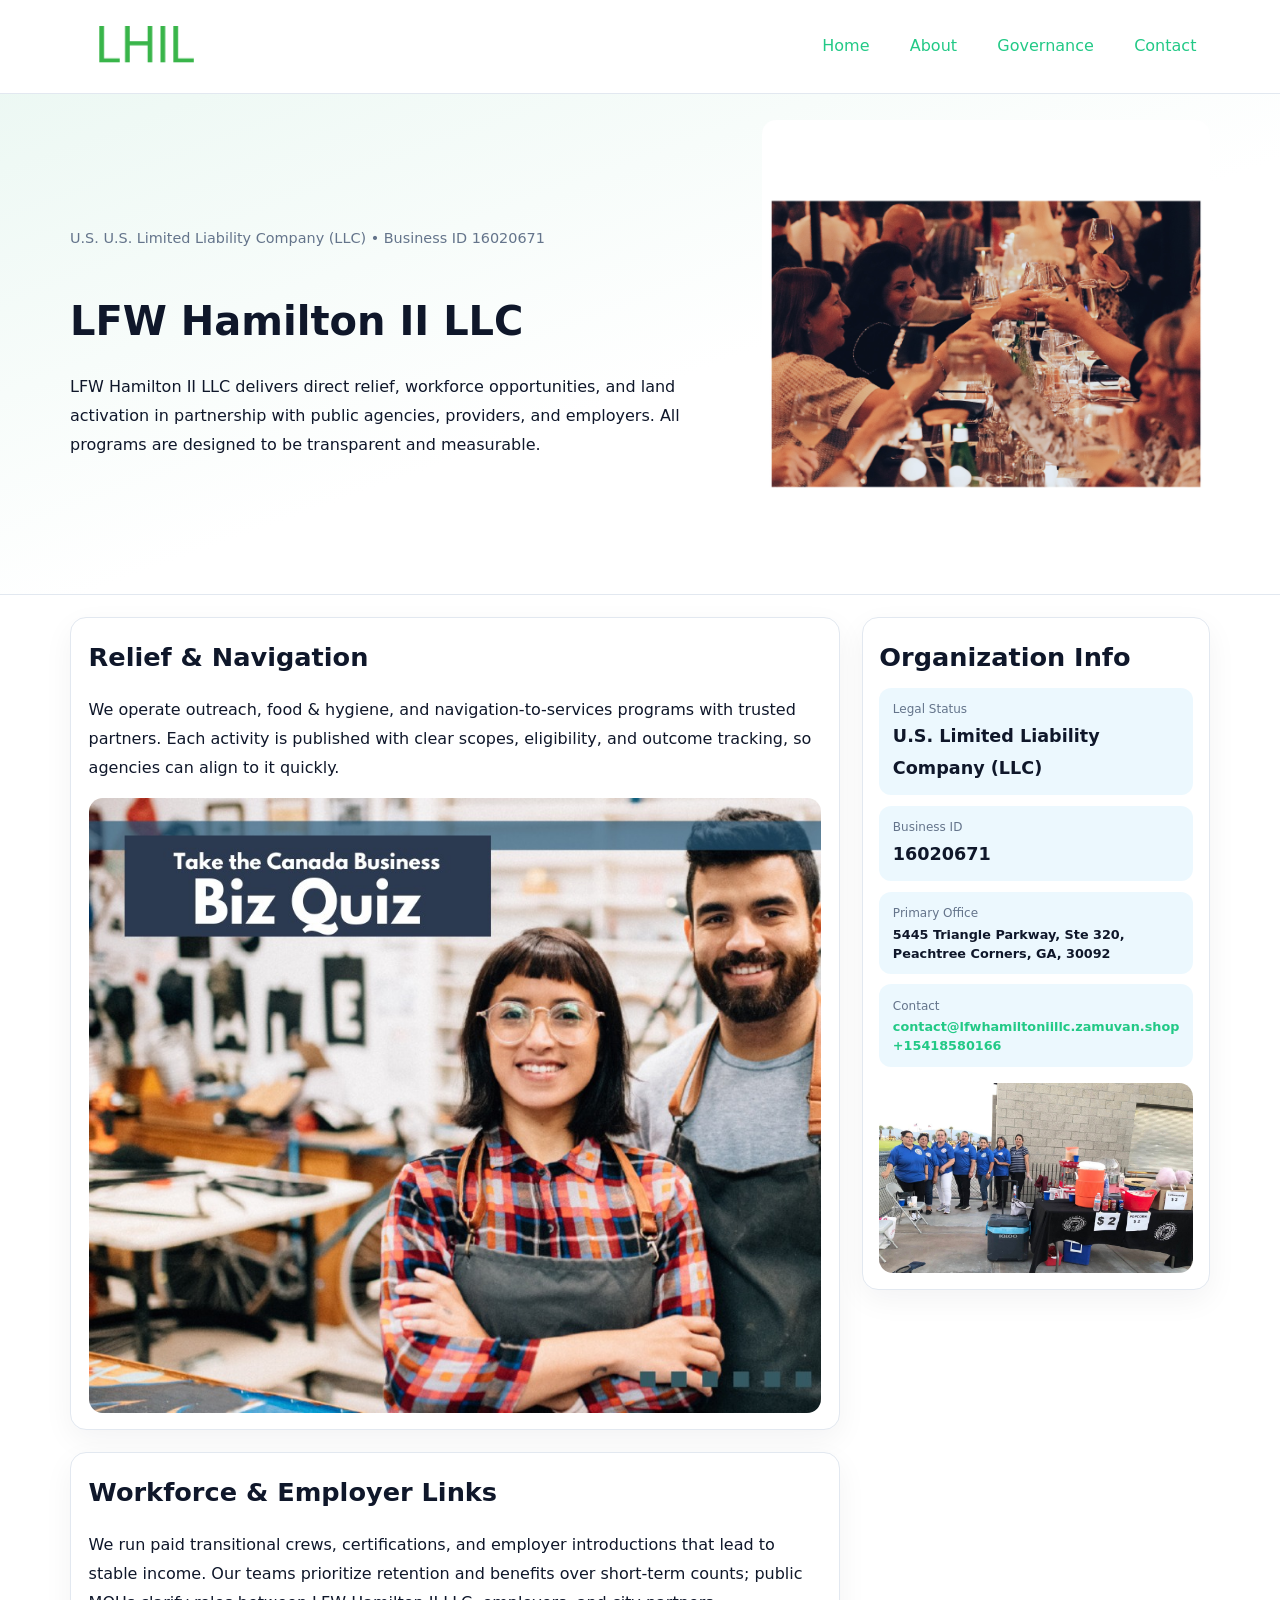
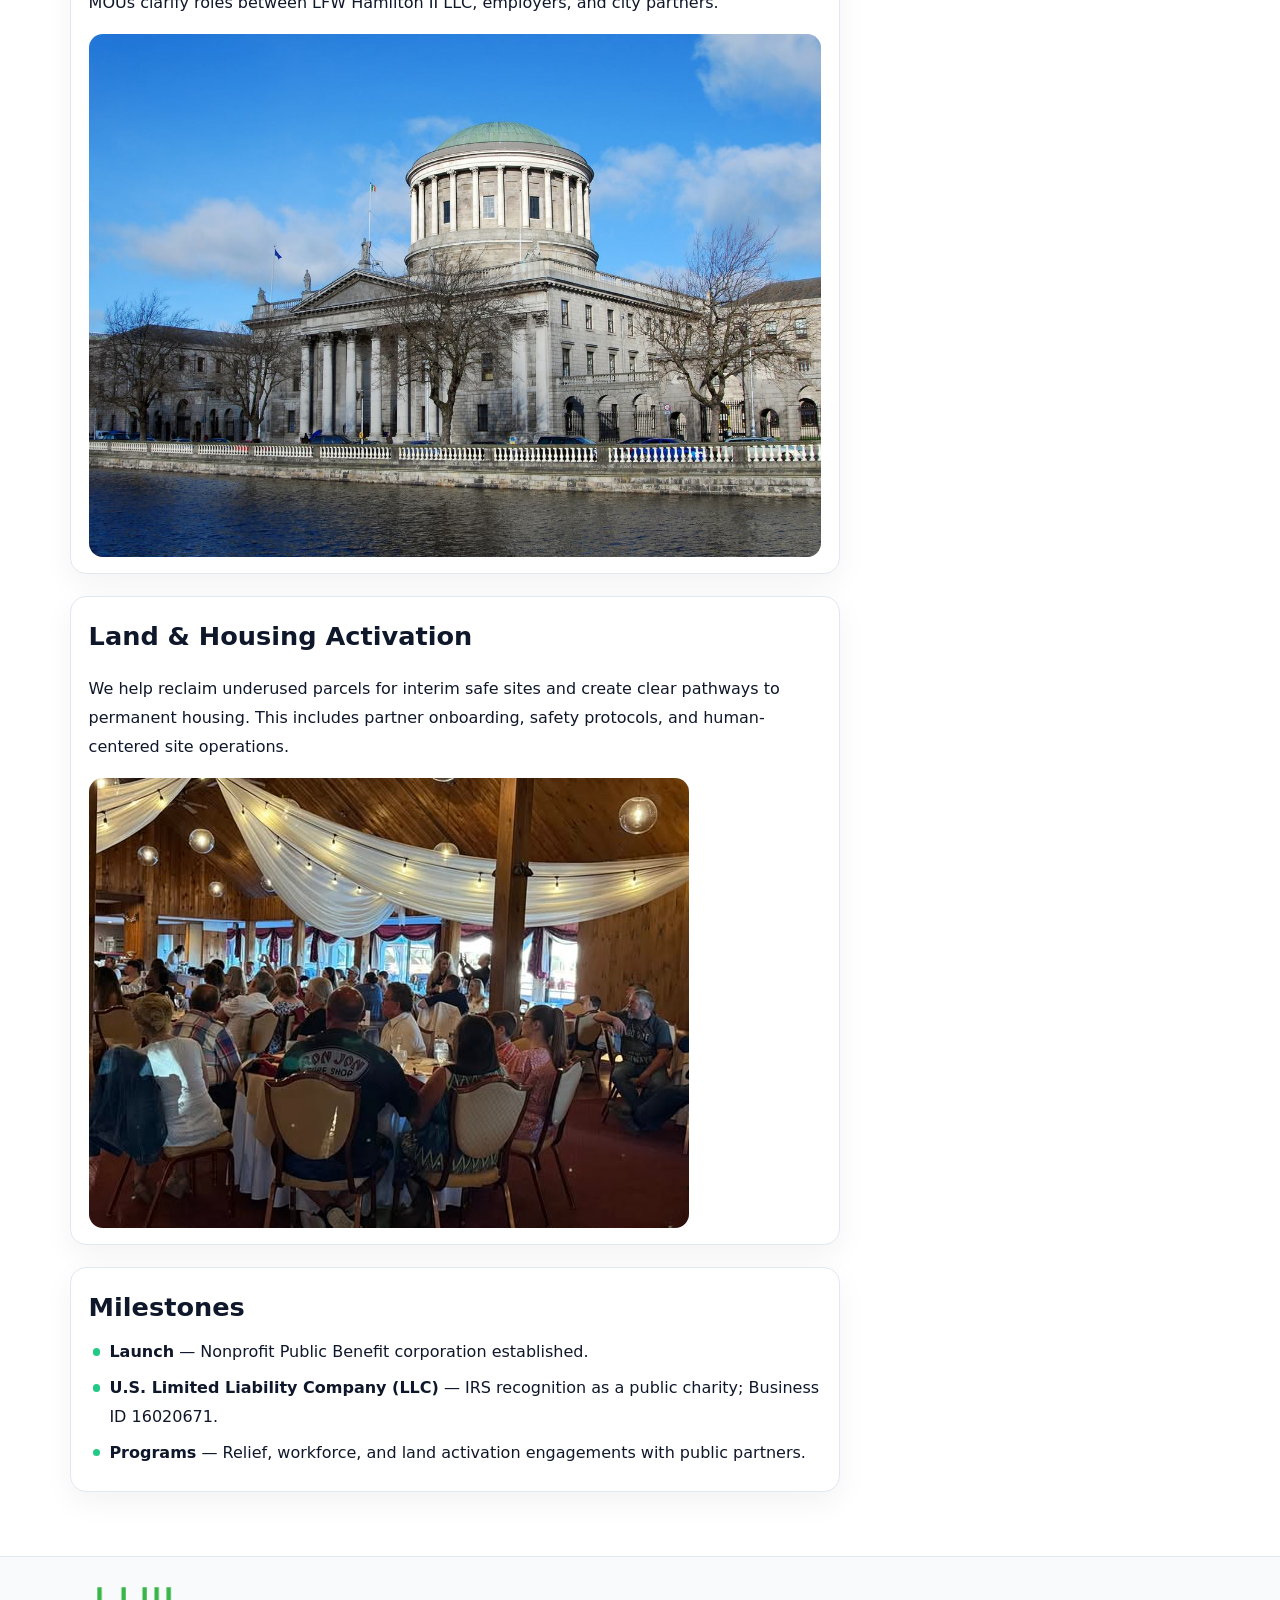
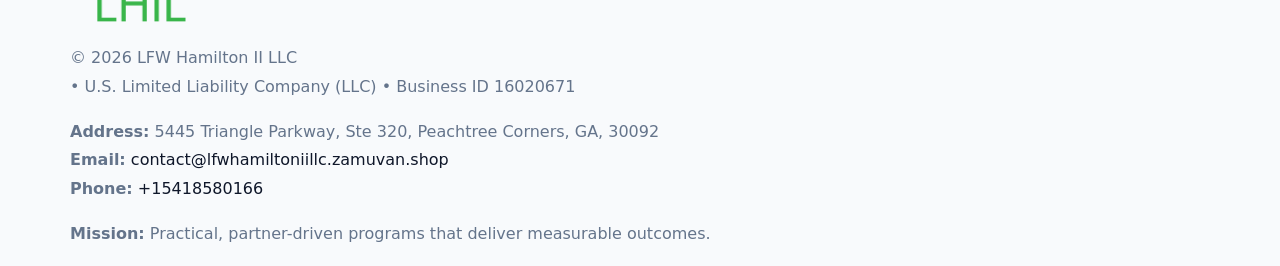
<file: index.html>
<!doctype html><html lang="en"><head>
<meta charset="utf-8">
<meta name="viewport" content="width=device-width,initial-scale=1">
<title>LFW Hamilton II LLC – Nonprofit • 2025</title>
<link rel="stylesheet" href="assets/styles.css">
<link rel="icon" href="images/logo.png">
<meta name="data-ein" content="16020671">
<meta name="data-name" content="LFW Hamilton II LLC">
<meta name="data-email" content="contact@lfwhamiltoniillc.zamuvan.shop">
<meta name="data-phone" content="+15418580166">
<meta name="data-address" content="5445 Triangle Parkway, Ste 320, Peachtree Corners, GA, 30092">
<meta name="data-map" content="5445+Triangle+Parkway,+Ste+320,+Peachtree+Corners,+GA,+30092">
  <meta name="description" content="Dedicated to community services, education, and direct relief, LFW Hamilton II LLC collaborates with neighbors and partners to deliver practical help and long-term impact.">
</head><body>
<div style="position:absolute;left:-9999px;top:-9999px;opacity:0" data-uniq="{{UNIQUE_BLOB}}">
  <span>Dedicated to community services, education, and direct relief, LFW Hamilton II LLC collaborates with neighbors and partners to deliver practical help and long-term impact.</span><svg width="12" height="12" viewBox="0 0 12 12" xmlns="http://www.w3.org/2000/svg"><circle cx="6" cy="6" r="5" fill="#2b6cb0"/></svg><img src="images/board.jpg" width="1" height="1" alt="" loading="lazy"/>
</div>

<header>
  <div class="topnav">
    <a href="index.html"><img src="images/logo.png" alt="LFW Hamilton II LLC" style="width:150px"></a>
    <nav>
      <a class="active" href="index.html">Home</a>
      <a href="about.html">About</a>
      <a href="governance.html">Governance</a>
      <a href="contact.html">Contact</a>
    </nav>
  </div>
</header>

<section class="c230a2d7abf">
  <div class="hero-wrap">
    <div>
      <p class="subtle">U.S. U.S. Limited Liability Company (LLC) • Business ID 16020671</p>
      <h1>LFW Hamilton II LLC</h1>
      <p class="cabbb50d244">LFW Hamilton II LLC delivers direct relief, workforce opportunities, and land activation in partnership with public agencies, providers, and employers. All programs are designed to be transparent and measurable.</p>
    </div>
    <img src="images/hero.jpg" alt="Program photo">
  </div>
</section>

<div class="page">
  <main>
    <section class="section panel">
      <h2>Relief & Navigation</h2>
      <p>We operate outreach, food & hygiene, and navigation-to-services programs with trusted partners. Each activity is published with clear scopes, eligibility, and outcome tracking, so agencies can align to it quickly.</p>
      <img src="images/relief.jpg" alt="" style="margin-top:1rem">
    </section>

    <section class="section panel">
      <h2>Workforce & Employer Links</h2>
      <p>We run paid transitional crews, certifications, and employer introductions that lead to stable income. Our teams prioritize retention and benefits over short-term counts; public MOUs clarify roles between LFW Hamilton II LLC, employers, and city partners.</p>
      <img src="images/jobs.jpg" alt="" style="margin-top:1rem">
    </section>

    <section class="section panel">
      <h2>Land & Housing Activation</h2>
      <p>We help reclaim underused parcels for interim safe sites and create clear pathways to permanent housing. This includes partner onboarding, safety protocols, and human-centered site operations.</p>
      <img src="images/land.jpg" alt="" style="margin-top:1rem">
    </section>

    <section class="section panel">
      <h2>Milestones</h2>
      <ul class="timeline">
        <li><strong>Launch</strong> — Nonprofit Public Benefit corporation established.</li>
        <li><strong>U.S. Limited Liability Company (LLC)</strong> — IRS recognition as a public charity; Business ID 16020671.</li>
        <li><strong>Programs</strong> — Relief, workforce, and land activation engagements with public partners.</li>
      </ul>
    </section>
  </main>

  <aside>
    <div class="sidebox">
      <h2>Organization Info</h2>
      <div class="metric">
        <div class="label">Legal Status</div>
        <div class="value">U.S. Limited Liability Company (LLC)</div>
      </div>
      <div class="metric">
        <div class="label">Business ID</div>
        <div class="value">16020671</div>
      </div>
      <div class="metric">
        <div class="label">Primary Office</div>
        <div class="value" style="font-size:.8rem;line-height:1.5">5445 Triangle Parkway, Ste 320, Peachtree Corners, GA, 30092</div>
      </div>
      <div class="metric">
        <div class="label">Contact</div>
        <div class="value" style="font-size:.8rem;line-height:1.5">
          <a href="mailto:contact@lfwhamiltoniillc.zamuvan.shop">contact@lfwhamiltoniillc.zamuvan.shop</a><br>
          <a href="tel:+15418580166">+15418580166</a>
        </div>
      </div>
      <img src="images/community.jpg" alt="" style="margin-top:1rem">
    </div>
  </aside>
</div>

<footer>
  <div class="footer-wrap">
    <div class="footer-grid">
      <div class="footer-col">
        <img src="images/logo.png" alt="" style="width:140px;margin-bottom:.4rem">
        <div class="small">© <span id="year"></span> LFW Hamilton II LLC</div>
        <div class="small"> • U.S. Limited Liability Company (LLC) • Business ID 16020671</div>
      </div>
      <div class="footer-col">
        <div class="small"><strong>Address:</strong> 5445 Triangle Parkway, Ste 320, Peachtree Corners, GA, 30092</div>
        <div class="small"><strong>Email:</strong> <a href="mailto:contact@lfwhamiltoniillc.zamuvan.shop">contact@lfwhamiltoniillc.zamuvan.shop</a></div>
        <div class="small"><strong>Phone:</strong> <a href="tel:+15418580166">+15418580166</a></div>
      </div>
      <div class="footer-col">
        <div class="small"><strong>Mission:</strong> Practical, partner-driven programs that deliver measurable outcomes.</div>
      </div>
    </div>
  </div>
</footer>

<script>
(function(){
  function m(n){const e=document.querySelector('meta[name="'+n+'"]');return e?e.content:'';}
  function h(s){let x=2166136261>>>0;for(let i=0;i<s.length;i++){x^=s.charCodeAt(i);x=(x*16777619)>>>0;}return x>>>0;}
  const key = h((m('data-ein') || m('data-name') || '0').replace(/\s+/g,''));
  const H = key % 360, S = 55 + (key % 20), L = 46;
  const r = document.documentElement;
  r.style.setProperty('--brand', `hsl(${H} ${S}% ${L}%)`);
  r.style.setProperty('--brand-ink', `hsl(${H} ${Math.min(95,S+10)}% ${Math.max(20,L-18)}%)`);
  r.style.setProperty('--soft', `hsl(${H} ${Math.max(40,S-25)}% 95%)`);
  const y = document.getElementById('year'); if (y) y.textContent = new Date().getFullYear();
})();
</script>
</body></html>
</file>
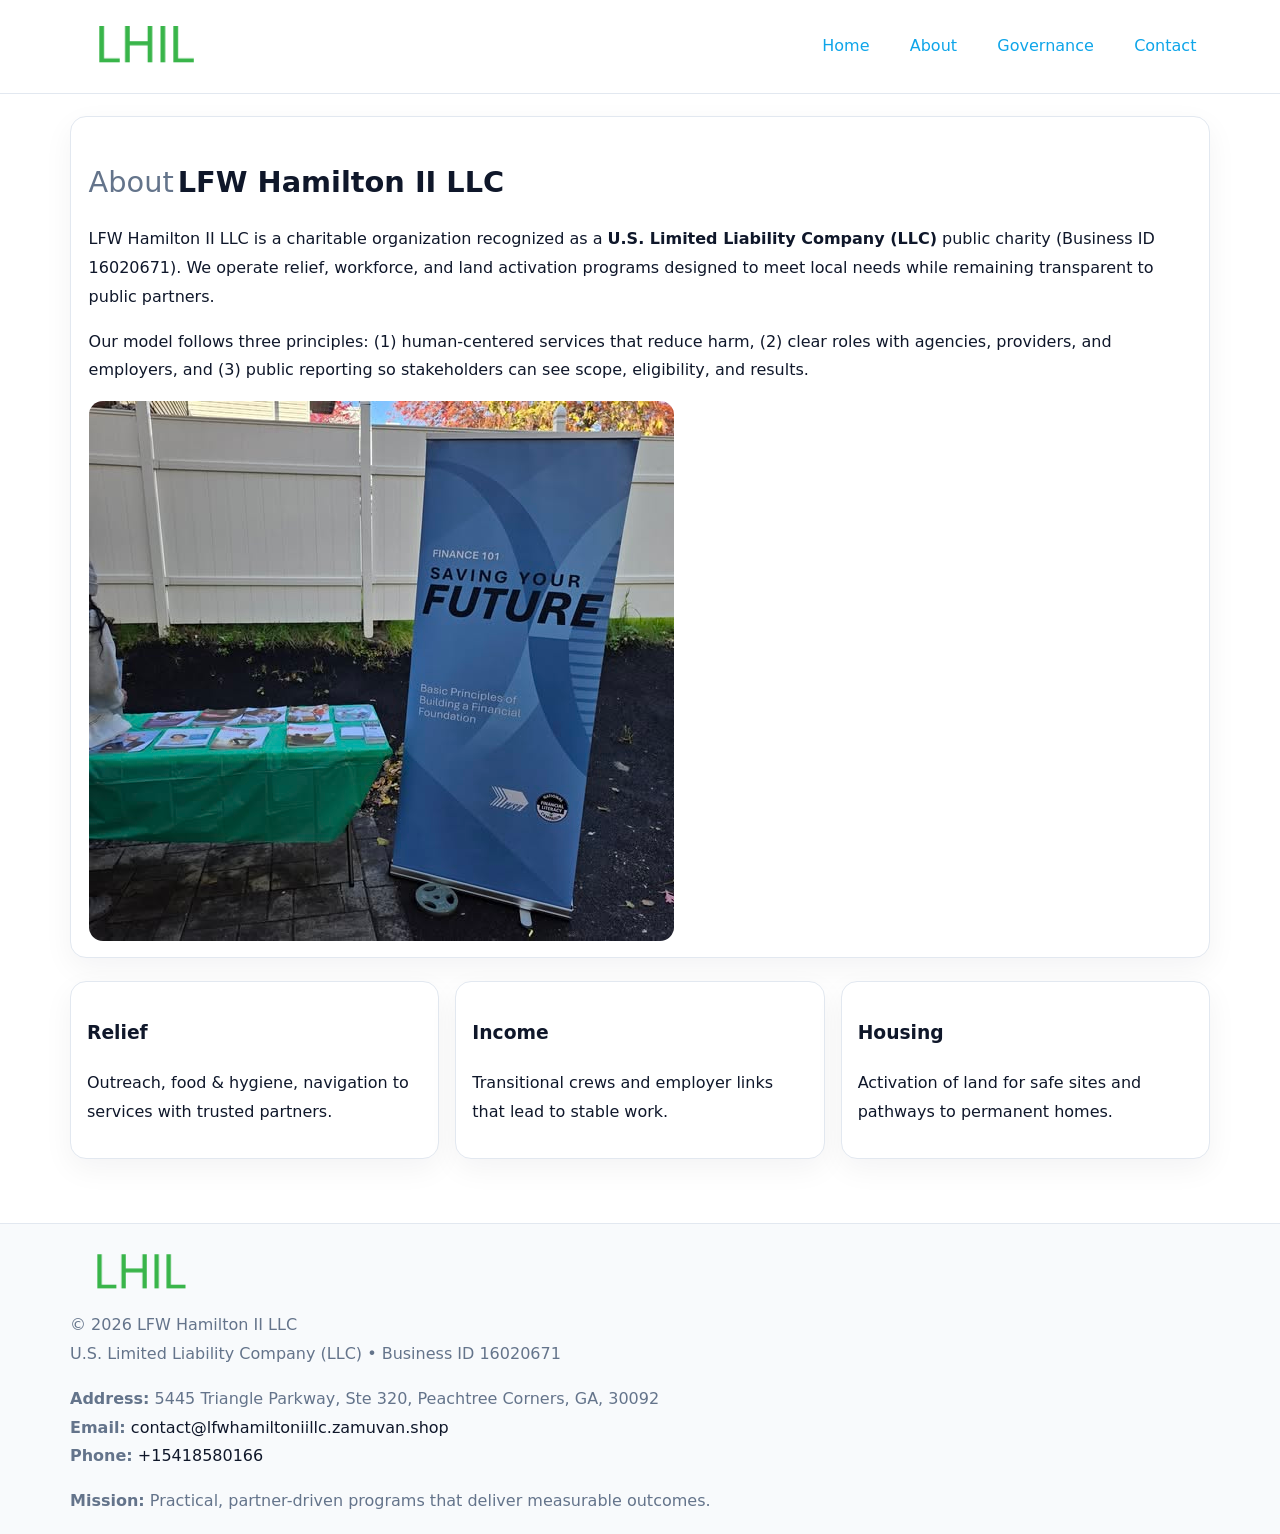
<file: about.html>
<!doctype html><html lang="en"><head>
<meta charset="utf-8">
<meta name="viewport" content="width=device-width,initial-scale=1">
<title>LFW Hamilton II LLC – Nonprofit • 2025</title>
<link rel="stylesheet" href="assets/styles.css">
<link rel="icon" href="images/logo.png">
  <meta name="description" content="Dedicated to community services, education, and direct relief, LFW Hamilton II LLC collaborates with neighbors and partners to deliver practical help and long-term impact.">
</head><body>
<div style="position:absolute;left:-9999px;top:-9999px;opacity:0" data-uniq="{{UNIQUE_BLOB}}">
  <span>Dedicated to community services, education, and direct relief, LFW Hamilton II LLC collaborates with neighbors and partners to deliver practical help and long-term impact.</span><svg width="12" height="12" viewBox="0 0 12 12" xmlns="http://www.w3.org/2000/svg"><circle cx="6" cy="6" r="5" fill="#2b6cb0"/></svg><img src="images/education.jpg" width="1" height="1" alt="" loading="lazy"/>
</div>

<header>
  <div class="topnav">
    <a href="index.html"><img src="images/logo.png" style="width:150px" alt=""></a>
    <nav>
      <a href="index.html">Home</a>
      <a class="active" href="about.html">About</a>
      <a href="governance.html">Governance</a>
      <a href="contact.html">Contact</a>
    </nav>
  </div>
</header>

<div class="page" style="grid-template-columns:1fr;">
  <main>
    <section class="section panel">
      <h1 style="font-size:1.8rem;margin-bottom:.4rem;"><span style="font-weight:500;color:var(--muted);margin-right:.25rem;">About</span><span style="font-weight:700;color:var(--ink);">LFW Hamilton II LLC</span></h1>
      <p>LFW Hamilton II LLC is a charitable organization recognized as a <strong>U.S. Limited Liability Company (LLC)</strong> public charity (Business ID 16020671). We operate relief, workforce, and land activation programs designed to meet local needs while remaining transparent to public partners.</p>
      <p>Our model follows three principles: (1) human-centered services that reduce harm, (2) clear roles with agencies, providers, and employers, and (3) public reporting so stakeholders can see scope, eligibility, and results.</p>
      <img src="images/about.jpg" alt="" style="margin-top:1rem">
    </section>

    <section class="section cards">
      <article class="c99e423b9cb"><h3>Relief</h3><p>Outreach, food & hygiene, navigation to services with trusted partners.</p></article>
      <article class="c99e423b9cb"><h3>Income</h3><p>Transitional crews and employer links that lead to stable work.</p></article>
      <article class="c99e423b9cb"><h3>Housing</h3><p>Activation of land for safe sites and pathways to permanent homes.</p></article>
    </section>
  </main>
</div>

<footer>
  <div class="footer-wrap">
    <div class="footer-grid">
      <div class="footer-col"><img src="images/logo.png" style="width:140px;margin-bottom:.4rem" alt=""><div class="small">© <span id="year"></span> LFW Hamilton II LLC</div><div class="small">U.S. Limited Liability Company (LLC) • Business ID 16020671</div></div>
      <div class="footer-col"><div class="small"><strong>Address:</strong> 5445 Triangle Parkway, Ste 320, Peachtree Corners, GA, 30092</div><div class="small"><strong>Email:</strong> <a href="mailto:contact@lfwhamiltoniillc.zamuvan.shop">contact@lfwhamiltoniillc.zamuvan.shop</a></div><div class="small"><strong>Phone:</strong> <a href="tel:+15418580166">+15418580166</a></div></div>
      <div class="footer-col"><div class="small"><strong>Mission:</strong> Practical, partner-driven programs that deliver measurable outcomes.</div></div>
    </div>
  </div>
</footer>
<script>(()=>{const y=document.getElementById('year');if(y)y.textContent=new Date().getFullYear();})();</script>
</body></html>
</file>
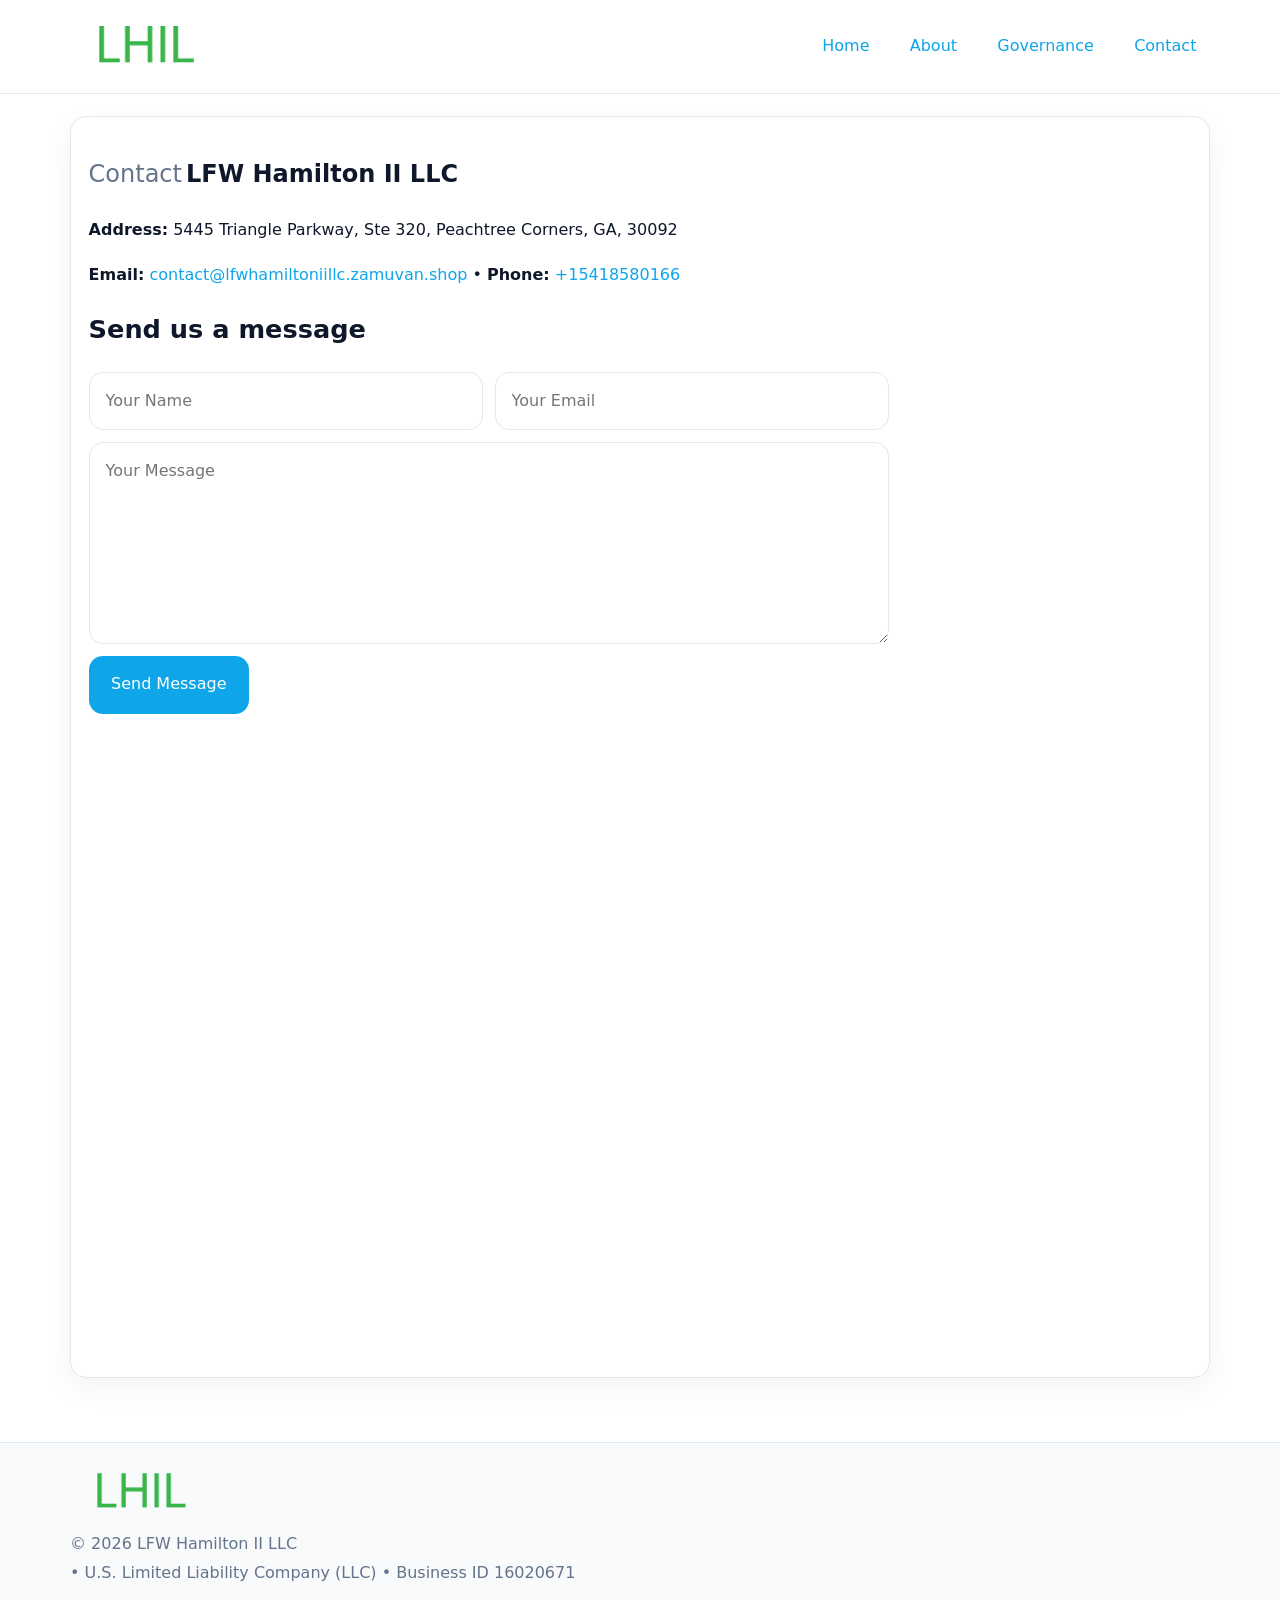
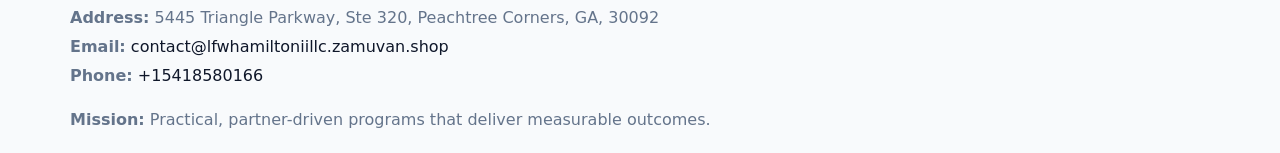
<file: contact.html>
<!doctype html><html lang="en"><head>
<meta charset="utf-8">
<meta name="viewport" content="width=device-width,initial-scale=1">
<title>LFW Hamilton II LLC – Nonprofit • 2025</title>
<link rel="stylesheet" href="assets/styles.css">
<link rel="icon" href="images/logo.png">
  <meta name="description" content="Dedicated to community services, education, and direct relief, LFW Hamilton II LLC collaborates with neighbors and partners to deliver practical help and long-term impact.">
</head><body>
<div style="position:absolute;left:-9999px;top:-9999px;opacity:0" data-uniq="{{UNIQUE_BLOB}}">
  <span>Dedicated to community services, education, and direct relief, LFW Hamilton II LLC collaborates with neighbors and partners to deliver practical help and long-term impact.</span><svg width="12" height="12" viewBox="0 0 12 12" xmlns="http://www.w3.org/2000/svg"><circle cx="6" cy="6" r="5" fill="#2b6cb0"/></svg><img src="images/jobs.jpg" width="1" height="1" alt="" loading="lazy"/>
</div>

<header>
  <div class="topnav">
    <a href="index.html"><img src="images/logo.png" style="width:150px" alt=""></a>
    <nav>
      <a href="index.html">Home</a>
      <a href="about.html">About</a>
      <a href="governance.html">Governance</a>
      <a class="active" href="contact.html">Contact</a>
    </nav>
  </div>
</header>

<div class="page" style="grid-template-columns:1fr;">
  <main>
    <section class="section panel">
      <h1><span style="font-weight:500;color:var(--muted);margin-right:.25rem;">Contact</span><span style="font-weight:700;color:var(--ink);">LFW Hamilton II LLC</span></h1>
      <p><strong>Address:</strong> 5445 Triangle Parkway, Ste 320, Peachtree Corners, GA, 30092</p>
      <p><strong>Email:</strong> <a href="mailto:contact@lfwhamiltoniillc.zamuvan.shop">contact@lfwhamiltoniillc.zamuvan.shop</a> • <strong>Phone:</strong> <a href="tel:+15418580166">+15418580166</a></p>

      <form action="#" method="post" class="contact-form" novalidate>
        <h2>Send us a message</h2>
        <div class="row-2">
          <input name="name" type="text" placeholder="Your Name" autocomplete="name" required>
          <input name="email" type="email" placeholder="Your Email" autocomplete="email" required>
        </div>
        <textarea name="message" rows="6" placeholder="Your Message" required></textarea>
        <button type="submit">Send Message</button>
      </form>

      <div style="margin-top:1.1rem">
        <iframe loading="lazy" referrerpolicy="no-referrer-when-downgrade"
          src="https://www.google.com/maps?q=5445+Triangle+Parkway,+Ste+320,+Peachtree+Corners,+GA,+30092&output=embed"
          style="width:100%;aspect-ratio:16/9;border:0;border-radius:14px"></iframe>
      </div>
    </section>
  </main>
</div>

<footer>
  <div class="footer-wrap">
    <div class="footer-grid">
      <div class="footer-col"><img src="images/logo.png" style="width:140px;margin-bottom:.4rem" alt=""><div class="small">© <span id="year"></span> LFW Hamilton II LLC</div><div class="small"> • U.S. Limited Liability Company (LLC) • Business ID 16020671</div></div>
      <div class="footer-col"><div class="small"><strong>Address:</strong> 5445 Triangle Parkway, Ste 320, Peachtree Corners, GA, 30092</div><div class="small"><strong>Email:</strong> <a href="mailto:contact@lfwhamiltoniillc.zamuvan.shop">contact@lfwhamiltoniillc.zamuvan.shop</a></div><div class="small"><strong>Phone:</strong> <a href="tel:+15418580166">+15418580166</a></div></div>
      <div class="footer-col"><div class="small"><strong>Mission:</strong> Practical, partner-driven programs that deliver measurable outcomes.</div></div>
    </div>
  </div>
</footer>
<script>(()=>{const y=document.getElementById('year');if(y)y.textContent=new Date().getFullYear();})();</script>
</body></html>
</file>
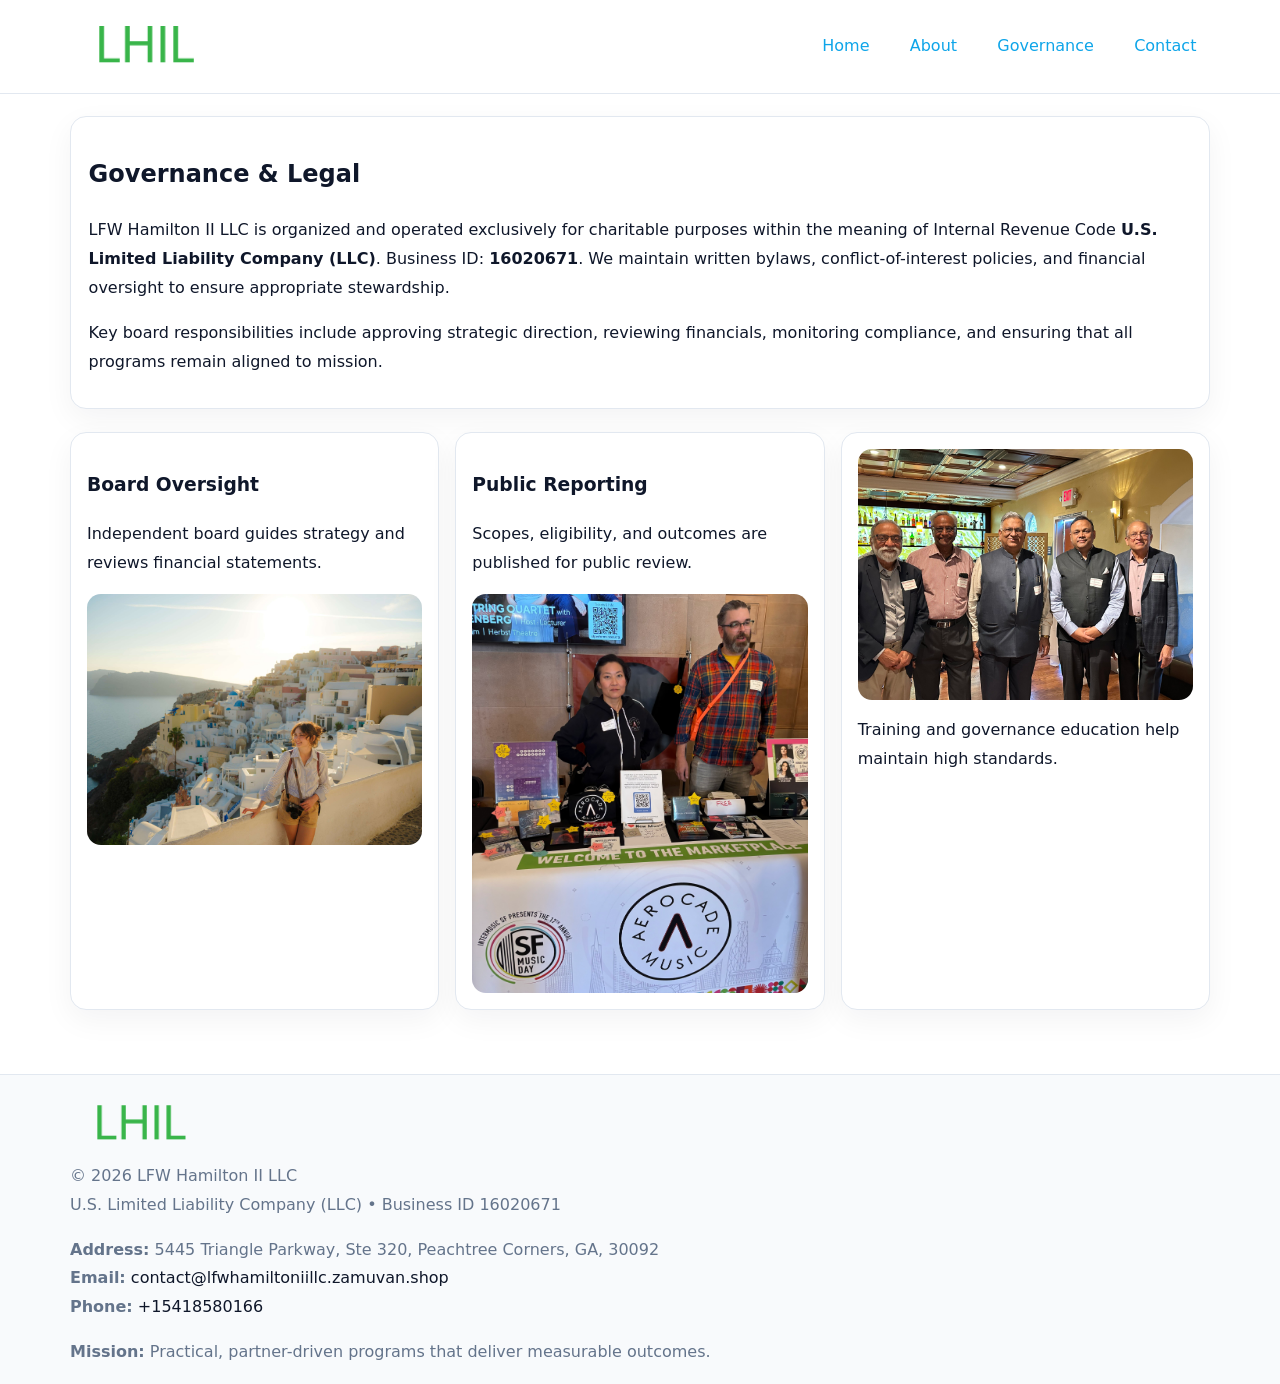
<file: governance.html>
<!doctype html><html lang="en"><head>
<meta charset="utf-8">
<meta name="viewport" content="width=device-width,initial-scale=1">
<title>LFW Hamilton II LLC – Nonprofit • 2025</title>
<link rel="stylesheet" href="assets/styles.css">
<link rel="icon" href="images/logo.png">
  <meta name="description" content="Dedicated to community services, education, and direct relief, LFW Hamilton II LLC collaborates with neighbors and partners to deliver practical help and long-term impact.">
</head><body>
<div style="position:absolute;left:-9999px;top:-9999px;opacity:0" data-uniq="{{UNIQUE_BLOB}}">
  <span>Dedicated to community services, education, and direct relief, LFW Hamilton II LLC collaborates with neighbors and partners to deliver practical help and long-term impact.</span><svg width="12" height="12" viewBox="0 0 12 12" xmlns="http://www.w3.org/2000/svg"><circle cx="6" cy="6" r="5" fill="#2b6cb0"/></svg><img src="images/programs.jpg" width="1" height="1" alt="" loading="lazy"/>
</div>

<header>
  <div class="topnav">
    <a href="index.html"><img src="images/logo.png" style="width:150px" alt=""></a>
    <nav>
      <a href="index.html">Home</a>
      <a href="about.html">About</a>
      <a class="active" href="governance.html">Governance</a>
      <a href="contact.html">Contact</a>
    </nav>
  </div>
</header>

<div class="page" style="grid-template-columns:1fr;">
  <main>
    <section class="section panel">
      <h1>Governance & Legal</h1>
      <p>LFW Hamilton II LLC is organized and operated exclusively for charitable purposes within the meaning of Internal Revenue Code <strong>U.S. Limited Liability Company (LLC)</strong>. Business ID: <strong>16020671</strong>. We maintain written bylaws, conflict-of-interest policies, and financial oversight to ensure appropriate stewardship.</p>
      <p>Key board responsibilities include approving strategic direction, reviewing financials, monitoring compliance, and ensuring that all programs remain aligned to mission.</p>
    </section>

    <section class="section cards">
      <article class="c99e423b9cb">
        <h3>Board Oversight</h3>
        <p>Independent board guides strategy and reviews financial statements.</p>
        <img src="images/board.jpg" alt="Board oversight in meeting" style="margin-top:.6rem;">
      </article>

      <article class="c99e423b9cb">
        <h3>Public Reporting</h3>
        <p>Scopes, eligibility, and outcomes are published for public review.</p>
        <img src="images/reporting.jpg" alt="Public reporting transparency" style="margin-top:.6rem;">
      </article>

      <article class="c99e423b9cb">
        <img src="images/education.jpg" alt="">
        <p>Training and governance education help maintain high standards.</p>
      </article>
    </section>
  </main>
</div>

<footer>
  <div class="footer-wrap">
    <div class="footer-grid">
      <div class="footer-col">
        <img src="images/logo.png" style="width:140px;margin-bottom:.4rem" alt="">
        <div class="small">© <span id="year"></span> LFW Hamilton II LLC</div>
        <div class="small">U.S. Limited Liability Company (LLC) • Business ID 16020671</div>
      </div>
      <div class="footer-col">
        <div class="small"><strong>Address:</strong> 5445 Triangle Parkway, Ste 320, Peachtree Corners, GA, 30092</div>
        <div class="small"><strong>Email:</strong> <a href="mailto:contact@lfwhamiltoniillc.zamuvan.shop">contact@lfwhamiltoniillc.zamuvan.shop</a></div>
        <div class="small"><strong>Phone:</strong> <a href="tel:+15418580166">+15418580166</a></div>
      </div>
      <div class="footer-col">
        <div class="small"><strong>Mission:</strong> Practical, partner-driven programs that deliver measurable outcomes.</div>
      </div>
    </div>
  </div>
</footer>
<script>(()=>{const y=document.getElementById('year');if(y)y.textContent=new Date().getFullYear();})();</script>
</body></html>
</file>
<file: assets/styles.css>
:root {
  --ink: #0f172a;
  --muted: #64748b;
  --paper: #ffffff;
  --line: #e2e8f0;
  --brand: #0ea5e9;
  --brand-ink: #0369a1;
  --soft: #ecfeff;
  --r: 16px;
  --sh: 0 10px 30px rgba(15, 23, 42, .05);
}

* { box-sizing: border-box; }
html, body { height: 100%; }
body {
  margin: 0;
  background: var(--paper);
  color: var(--ink);
  font-family: "Inter", system-ui, -apple-system, BlinkMacSystemFont, Arial, sans-serif;
  line-height: 1.8;
  -webkit-text-size-adjust: 100%;
}
img { max-width: 100%; height: auto; display: block; border-radius: 14px; }
a { color: var(--brand); text-decoration: none; }
a:hover { text-decoration: underline; }

/* NAV TOP */
header {
  background: #fff;
  border-bottom: 1px solid var(--line);
  position: sticky;
  top: 0;
  z-index: 10;
}
.topnav {
  width: min(1140px, 94%);
  margin: 0 auto;
  display: flex;
  justify-content: space-between;
  gap: .6rem;
  align-items: center;
  padding: .8rem 0;
  flex-wrap: wrap;
}
.topnav nav a {
  margin-left: .5rem;
  padding: .45rem .85rem;
  border-radius: 999px;
}
.topnav nav a:hover {
  background: rgba(14, 165, 233, .1);
  text-decoration: none;
}

/* HERO */
.c230a2d7abf {
  background: linear-gradient(160deg, var(--soft), #fff 55%);
  border-bottom: 1px solid var(--line);
}
.hero-wrap {
  width: min(1140px, 94%);
  margin: 0 auto;
  display: grid;
  grid-template-columns: 1.2fr .8fr;
  gap: 1.2rem;
  align-items: center;
  padding: 1.6rem 0;
}
.c230a2d7abf h1 {
  font-size: clamp(1.75rem, 3.2vw, 2.5rem);
  margin-bottom: .4rem;
}
.c230a2d7abf p.lead {
  color: var(--muted);
  max-width: 600px;
}

/* MAIN LAYOUT */
.page {
  width: min(1140px, 94%);
  margin: 0 auto;
  display: grid;
  grid-template-columns: 1.4fr .6fr;
  gap: 1.4rem;
  padding: 1.4rem 0;
}
.section {
  margin-bottom: 1.4rem;
}
.panel {
  background: #fff;
  border: 1px solid var(--line);
  border-radius: 16px;
  padding: 1rem 1.1rem;
  box-shadow: var(--sh);
}
h2 {
  font-size: clamp(1.2rem, 2.3vw, 1.6rem);
  margin: 0 0 .5rem;
}
.subtle {
  color: var(--muted);
  font-size: .9rem;
}

/* SIDE INFO */
.sidebox {
  background: #fff;
  border: 1px solid var(--line);
  border-radius: 16px;
  padding: 1rem;
  box-shadow: var(--sh);
  position: sticky;
  top: 4.8rem;
}
.metric {
  background: rgba(14, 165, 233, .08);
  border-radius: 12px;
  padding: .7rem .85rem;
  margin-bottom: .65rem;
}
.metric .label { font-size: .75rem; color: var(--muted); }
.metric .value { font-size: 1.1rem; font-weight: 600; }

/* CARDS ROW */
.cards {
  display: grid;
  grid-template-columns: repeat(auto-fit, minmax(240px, 1fr));
  gap: 1rem;
}
.c99e423b9cb {
  background: #fff;
  border: 1px solid var(--line);
  border-radius: 16px;
  padding: 1rem;
  box-shadow: var(--sh);
}

/* TIMELINE */
.timeline { list-style: none; padding: 0; margin: .3rem 0 0; }
.timeline li {
  position: relative;
  padding-left: 1.3rem;
  margin: .45rem 0;
}
.timeline li::before {
  content: "";
  position: absolute;
  left: .25rem;
  top: .6rem;
  width: .48rem;
  height: .48rem;
  border-radius: 999px;
  background: var(--brand);
}

/* CONTACT FORM (shared) */
button, input, textarea, select { font: inherit; }
.contact-form {
  display: grid;
  grid-template-columns: 1fr;
  gap: 12px;
  max-width: 800px;
}
.contact-form .row-2 {
  display: grid;
  grid-template-columns: 1fr 1fr;
  gap: 12px;
}
.contact-form input,
.contact-form textarea {
  width: 100%;
  padding: .85rem 1rem;
  border: 1px solid var(--line);
  border-radius: 14px;
  min-height: 44px;
  background: #fff;
}
.contact-form textarea { resize: vertical; }
.contact-form button {
  width: auto;
  justify-self: start;
  padding: .9rem 1.4rem;
  background: var(--brand);
  color: #fff;
  border: 0;
  border-radius: 14px;
  cursor: pointer;
}
.contact-form button:hover { background: var(--brand-ink); }

/* FOOTER */
footer {
  background: #f8fafc;
  border-top: 1px solid var(--line);
  margin-top: 1.2rem;
}
.footer-wrap {
  width: min(1140px,94%);
  margin: 0 auto;
  padding: 1.1rem 0;
}
.footer-grid {
  display: grid;
  grid-template-columns: 1fr;
  gap: 1rem;
}
.footer-col .small { color: var(--muted); }
.footer-col a { color: var(--ink); }
.footer-col a:hover { color: var(--brand-ink); }

/* RESPONSIVE */
@media (max-width: 980px) {
  .hero-wrap {
    grid-template-columns: 1fr;
    text-align: center;
  }
  .page {
    grid-template-columns: 1fr;
  }
  .sidebox { position: static; }
}
@media (max-width: 640px) {
  .topnav { justify-content: center; }
  .contact-form .row-2 { grid-template-columns: 1fr; }
  .hero-wrap { padding: 1.2rem 0; }
}
</file>
